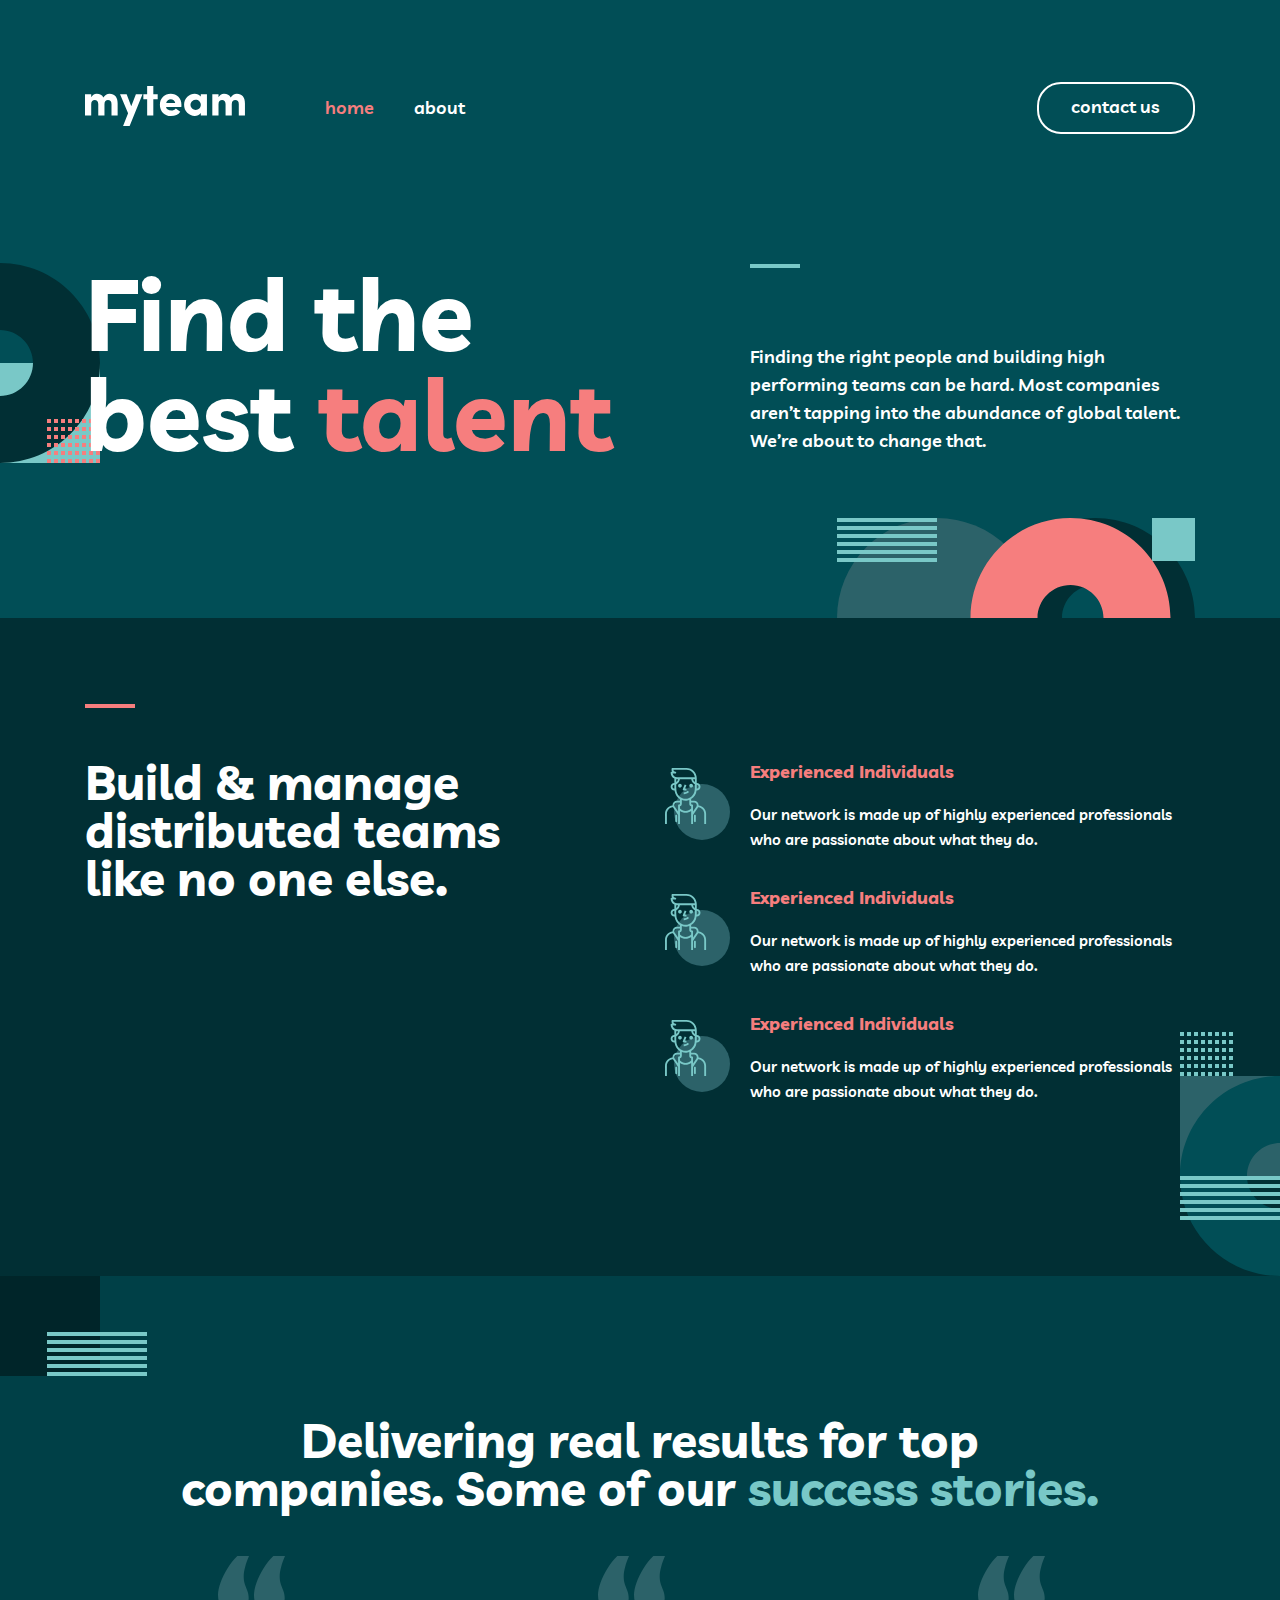
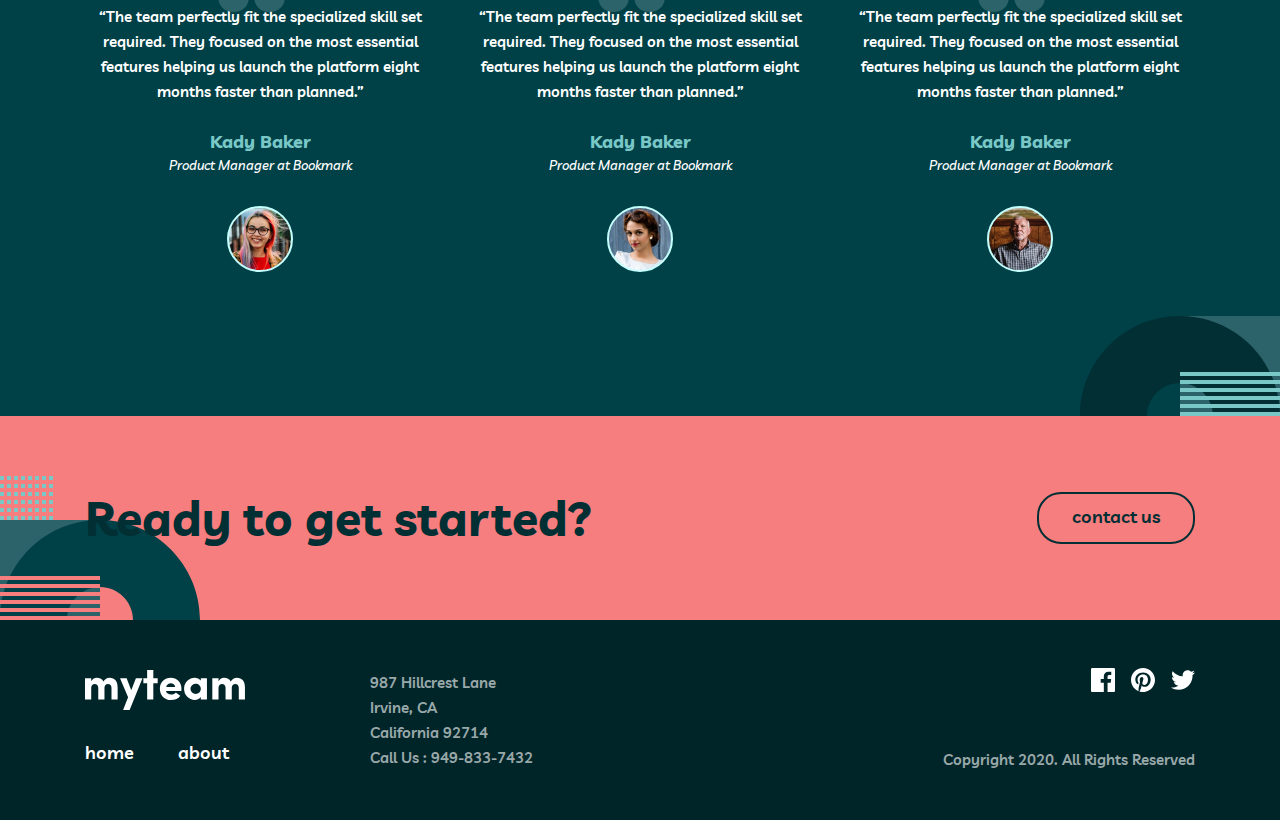
<file: index.html>
<!DOCTYPE html>
<html lang="en">

<head>
    <meta charset="UTF-8">
    <meta name="viewport" content="width=device-width, initial-scale=1.0">
    <link rel="preconnect" href="https://fonts.googleapis.com">
    <link rel="preconnect" href="https://fonts.gstatic.com" crossorigin>
    <link href="https://fonts.googleapis.com/css2?family=Livvic:wght@600;700&display=swap" rel="stylesheet">
    <link rel="stylesheet" href="./css/main.css">
    <title>Document</title>
</head>

<body>
    <div class="wrapper">
        <header class="main_header">
            <div class="container header_container">
                <div class="header_sup">
                    <a class="header_logo" href="#">
                        <img class="main_logo" src="./img/main_logo.svg" alt="logo">
                    </a>
                    <a class="main_link active" href="#">home</a>
                    <a class="main_link" href="#">about</a>
                </div>
                <div class="header_btn">
                    <a class="main_btn" href="#">contact us</a>
                </div>
            </div>
        </header>
        <main>
            <section class="hero_section">
                <div class="container hero_container">
                    <div class="content1">
                        <h1 class="hero_title">Find the best <span class="title_sup">talent</span></h1>
                    </div>
                    <div class="content2">
                        <p class="hero_text">
                            Finding the right people and building high performing teams can be hard. Most companies
                            aren’t tapping into the abundance of global talent. We’re about to change that.
                        </p>
                    </div>
                </div>
            </section>
            <section class="service_section">
                <div class="container service_container">
                    <div class="service_content">
                        <h2 class="service_content_title">
                            Build & manage distributed teams like no one else.
                        </h2>
                    </div>
                    <ul class="service_list">
                        <li class="service_list_item">
                            <span class="item_img"> </span>
                            <div class="item_sup">
                                <h3 class="item_title">Experienced Individuals</h3>
                                <p class="item_text">Our network is made up of highly experienced professionals who are
                                    passionate about what they do.</p>
                            </div>
                        </li>
                        <li class="service_list_item">
                            <span class="item_img"> </span>
                            <div class="item_sup">
                                <h3 class="item_title">Experienced Individuals</h3>
                                <p class="item_text">Our network is made up of highly experienced professionals who are
                                    passionate about what they do.</p>
                            </div>
                        </li>
                        <li class="service_list_item">
                            <span class="item_img"> </span>
                            <div class="item_sup">
                                <h3 class="item_title">Experienced Individuals</h3>
                                <p class="item_text">Our network is made up of highly experienced professionals who are
                                    passionate about what they do.</p>
                            </div>
                        </li>
                    </ul>
                </div>
            </section>
            <section class="testimonial_section">
                <div class="container testimonial_container">
                    <h2 class="testimonial_title">
                        Delivering real results for top companies. Some of our <span class="test_title_sup">success
                            stories.</span>
                    </h2>
                    <ul class="testimonial_list">
                        <li class="test_list_item">
                            <p class="test_item_text">
                                “The team perfectly fit the specialized skill set required. They focused on the most
                                essential features helping us launch the platform eight months faster than planned.”
                            </p>
                            <h3 class="test_item_title">Kady Baker</h3>
                            <p class="test_item_text2">Product Manager at Bookmark</p>
                            <img class="test_img" src="./img/list-img1.svg" alt="img">
                        </li>
                        <li class="test_list_item">
                            <p class="test_item_text">
                                “The team perfectly fit the specialized skill set required. They focused on the most
                                essential features helping us launch the platform eight months faster than planned.”
                            </p>
                            <h3 class="test_item_title">Kady Baker</h3>
                            <p class="test_item_text2">Product Manager at Bookmark</p>
                            <img class="test_img" src="./img/list-img2.svg" alt="img">
                        </li>
                        <li class="test_list_item">
                            <p class="test_item_text">
                                “The team perfectly fit the specialized skill set required. They focused on the most
                                essential features helping us launch the platform eight months faster than planned.”
                            </p>
                            <h3 class="test_item_title">Kady Baker</h3>
                            <p class="test_item_text2">Product Manager at Bookmark</p>
                            <img class="test_img" src="./img/list-img3.svg" alt="img">
                        </li>
                    </ul>
                </div>
            </section>
            <section class="last_section">
                <div class="container last_container">
                    <div class="last_sup">
                        <h2 class="last_title">
                            Ready to get started?
                        </h2>
                        <div class="last_item">
                            <a class="last_btn" href="#">contact us</a>
                        </div>
                    </div>
                </div>
            </section>
        </main>
    </div>
    <footer class="main_footer">
        <div class="container footer_container">
            <div class="footer_sup">
                <div class="footer_sup1">
                    <a class="footer_logo" href="#">
                        <img src="./img/footer_logo.svg" alt="logo">
                    </a>
                    <div class="footer_links">
                        <a class="footer_link link_sup1" href="#">home</a>
                        <a class="footer_link link_sup2" href="#">about</a>
                    </div>
                </div>
                <div class="footer_sup2">
                    <p class="sup2_text">
                        987  Hillcrest Lane <br> Irvine, CA <br> California 92714 <br> Call Us : 949-833-7432
                    </p>
                </div>
            </div>
            <div class="footer_sup3">
                <a class="link_logo" href="#">
                    <img class="footer_logo2" src="./img/footer-link-logo.svg" alt="logo">
                </a>
                <p class="sup3_text">Copyright 2020. All Rights Reserved</p>
            </div>
        </div>
    </footer>

</body>

</html>
</file>
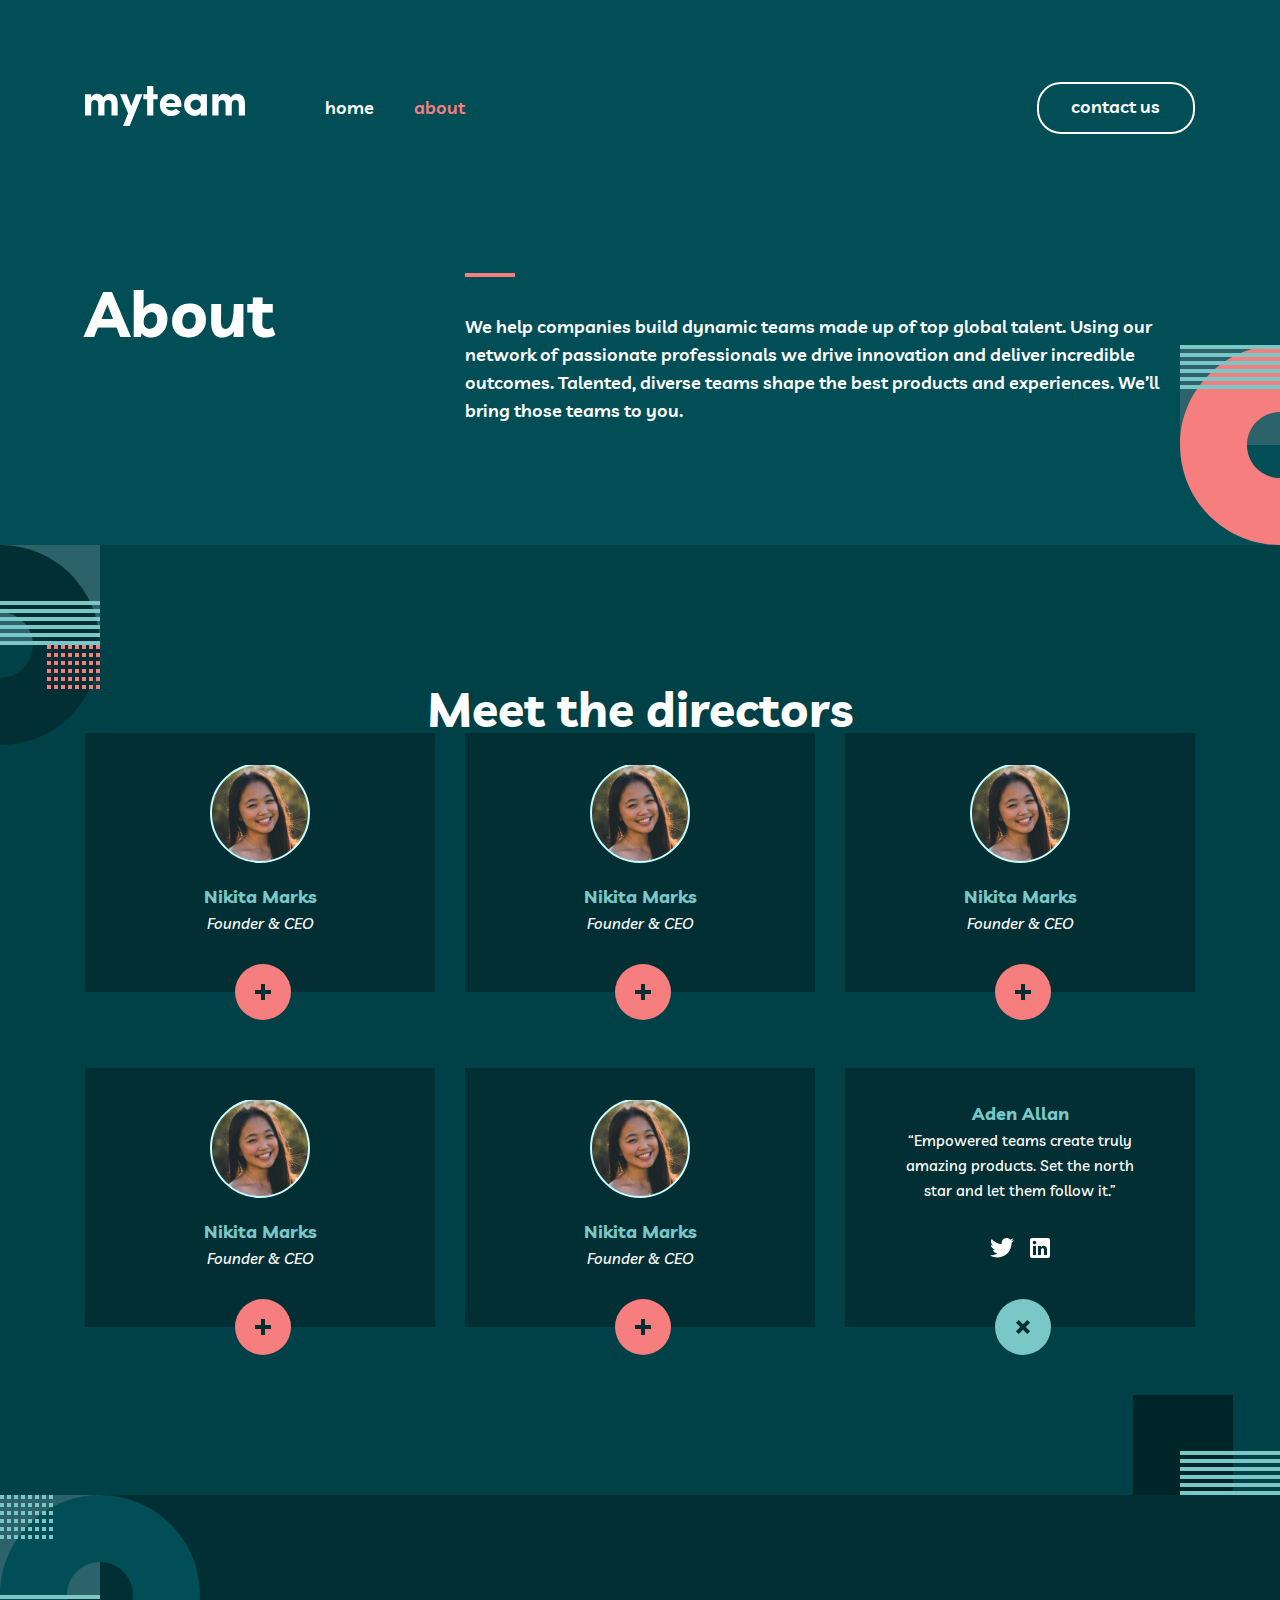
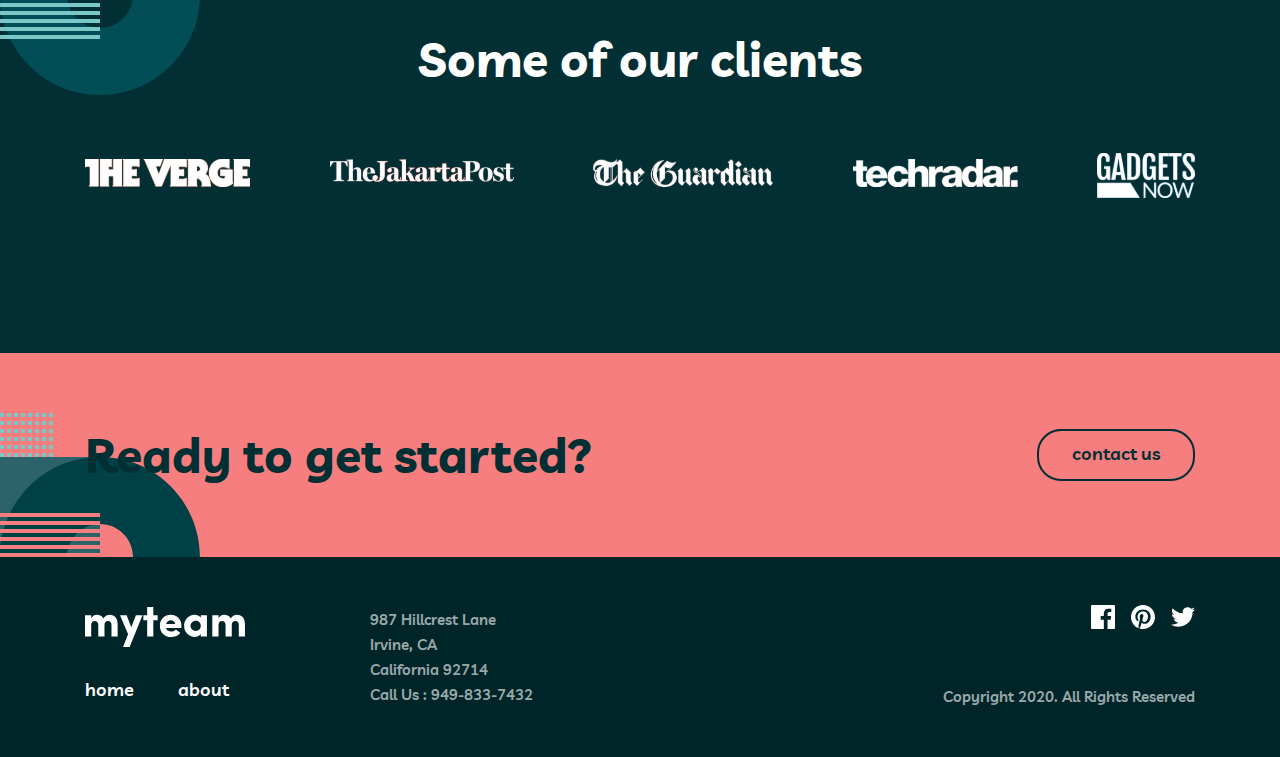
<file: about.html>
<!DOCTYPE html>
<html lang="en">

<head>
    <meta charset="UTF-8">
    <meta name="viewport" content="width=device-width, initial-scale=1.0">
    <link rel="preconnect" href="https://fonts.googleapis.com">
    <link rel="preconnect" href="https://fonts.gstatic.com" crossorigin>
    <link href="https://fonts.googleapis.com/css2?family=Livvic:wght@600;700&display=swap" rel="stylesheet">
    <link rel="stylesheet" href="./css/main.css">
    <title>Document</title>
</head>

<body>
    <div class="wrapper">
        <header class="main_header">
            <div class="container header_container">
                <div class="header_sup">
                    <a class="header_logo" href="#">
                        <img class="main_logo" src="./img/main_logo.svg" alt="logo">
                    </a>
                    <a class="main_link " href="#">home</a>
                    <a class="main_link active" href="#">about</a>
                </div>
                <div class="header_btn">
                    <a class="main_btn" href="#">contact us</a>
                </div>
            </div>
        </header>
        <main>
            <section class="first_section">
              <div class="container first_container">
                <h1 class="first_section_title">
                    About
                </h1>
                <div class="content">
                    <p class="first_section_text">
                        We help companies build dynamic teams made up of top global talent. Using our network of passionate professionals we drive innovation and deliver incredible outcomes. Talented, diverse teams shape the best products and experiences. We’ll bring those teams to you.
                    </p>
                </div>
              </div>
            </section>
            <section class="second_section">
                <div class="container second_container">
                    <h2 class="second_section_title">
                        Meet the directors
                    </h2>
                    <ul class="second_section_list">
                       <li class="second_list_item">
                        <img class="second_item_img" src="./img/second-item-img1.svg" alt="img">
                        <h3 class="second_item_title">Nikita Marks</h3>
                        <p class="second_item_text">Founder & CEO</p>
                        
                            <img class="second_item_icon" src="./img/second-item-icon.svg" alt="icon">
                       </li>
                       <li class="second_list_item">
                        <img class="second_item_img" src="./img/second-item-img1.svg" alt="img">
                        <h3 class="second_item_title">Nikita Marks</h3>
                        <p class="second_item_text">Founder & CEO</p>
                        
                            <img class="second_item_icon" src="./img/second-item-icon.svg" alt="icon">
                       </li>
                       <li class="second_list_item">
                        <img class="second_item_img" src="./img/second-item-img1.svg" alt="img">
                        <h3 class="second_item_title">Nikita Marks</h3>
                        <p class="second_item_text">Founder & CEO</p>
                        
                            <img class="second_item_icon" src="./img/second-item-icon.svg" alt="icon">
                       </li>
                       <li class="second_list_item">
                        <img class="second_item_img" src="./img/second-item-img1.svg" alt="img">
                        <h3 class="second_item_title">Nikita Marks</h3>
                        <p class="second_item_text">Founder & CEO</p>
                        
                            <img class="second_item_icon" src="./img/second-item-icon.svg" alt="icon">
                       </li>
                       <li class="second_list_item">
                        <img class="second_item_img" src="./img/second-item-img1.svg" alt="img">
                        <h3 class="second_item_title">Nikita Marks</h3>
                        <p class="second_item_text">Founder & CEO</p>
                        
                            <img class="second_item_icon" src="./img/second-item-icon.svg" alt="icon">
                       </li>
                       <li class="second_list_item">
                        <h3 class="second_item_title">Aden Allan</h3>
                        <p class="second_item_text_last">“Empowered teams create truly amazing products. Set the north star and let them follow it.”</p>
                        <a class="second_item_links" href="#">
                            <img class="link_icons" src="./img/link-icons.svg" alt="icons">
                        </a>
                            <img class="second_item_icon2" src="./img/second-item-icon2.svg" alt="icon">
                       </li>
                    </ul>
                </div>
            </section>
            <section class="third_section">
                <div class="container third_container">
                    <h2 class="third_section_title">
                        Some of our clients
                    </h2>
                    <ul class="third_section_list">
                        <li class="third_list_item">
                            <img class="third_item_img" src="./img/third-section-img.svg" alt="img">
                        </li>
                    </ul>
                </div>
            </section>
            <section class="fourth_section">
                <div class="container fourth_container">
                    <div class="fourth_sup">
                        <h2 class="fourth_title">
                            Ready to get started?
                        </h2>
                        <div class="fourth_item">
                            <a class="fourth_btn" href="#">contact us</a>
                        </div>
                    </div>
                </div>
            </section>
        </main>
    </div>
    <footer class="main_footer">
        <div class="container footer_container">
            <div class="footer_sup">
                <div class="footer_sup1">
                    <a class="footer_logo" href="#">
                        <img src="./img/footer_logo.svg" alt="logo">
                    </a>
                    <div class="footer_links">
                        <a class="footer_link link_sup1" href="#">home</a>
                        <a class="footer_link link_sup2" href="#">about</a>
                    </div>
                </div>
                <div class="footer_sup2">
                    <p class="sup2_text">
                        987  Hillcrest Lane <br> Irvine, CA <br> California 92714 <br> Call Us : 949-833-7432
                    </p>
                </div>
            </div>
            <div class="footer_sup3">
                <a class="link_logo" href="#">
                    <img class="footer_logo2" src="./img/footer-link-logo.svg" alt="logo">
                </a>
                <p class="sup3_text">Copyright 2020. All Rights Reserved</p>
            </div>
        </div>
    </footer>
</body>
</html>
</file>
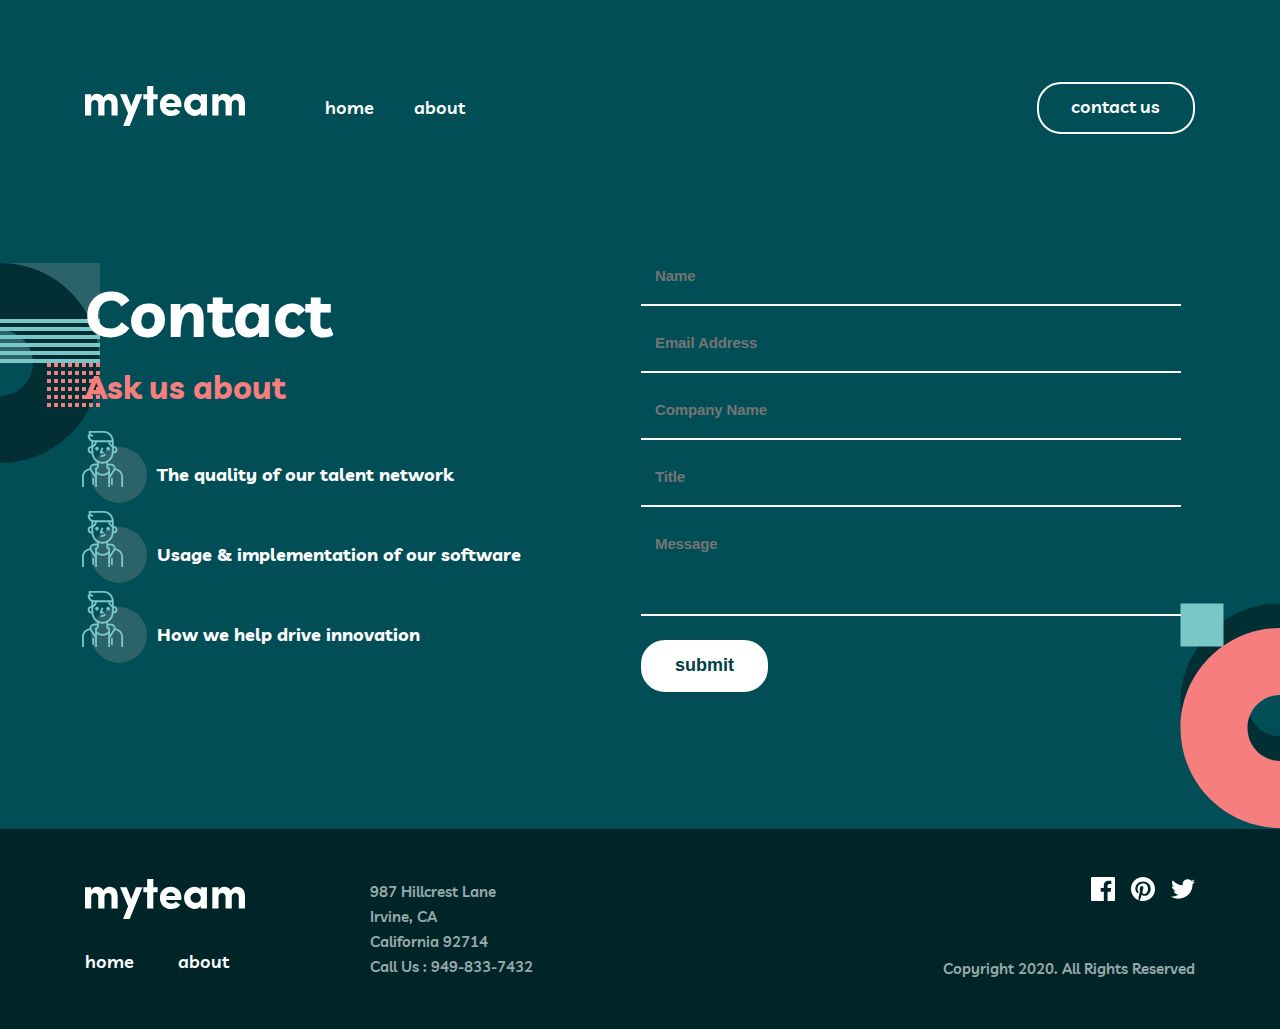
<file: contact.html>
<!DOCTYPE html>
<html lang="en">

<head>
    <meta charset="UTF-8">
    <meta name="viewport" content="width=device-width, initial-scale=1.0">
    <link rel="preconnect" href="https://fonts.googleapis.com">
    <link rel="preconnect" href="https://fonts.gstatic.com" crossorigin>
    <link href="https://fonts.googleapis.com/css2?family=Livvic:wght@600;700&display=swap" rel="stylesheet">
    <link rel="stylesheet" href="./css/main.css">
    <title>Document</title>
</head>

<body>
    <div class="wrapper">
        <header class="main_header">
            <div class="container header_container">
                <div class="header_sup">
                    <a class="header_logo" href="#">
                        <img class="main_logo" src="./img/main_logo.svg" alt="logo">
                    </a>
                    <a class="main_link " href="#">home</a>
                    <a class="main_link" href="#">about</a>
                </div>
                <div class="header_btn">
                    <a class="main_btn" href="#">contact us</a>
                </div>
            </div>
        </header>
        <section class="contact_section">
            <div class="container contact_container">
                <div class="contact_sup">
                    <h1 class="contact_title">
                        Contact
                    </h1>
                    <p class="contact_text">
                        Ask us about
                    </p>
                    <ul class="contact_list">
                        <li class="contact_item">
                            <p class="contact_item_text">
                                The quality of our talent network
                            </p>
                        </li>
                        <li class="contact_item">
                            <p class="contact_item_text">
                                Usage & implementation of our software
                            </p>
                        </li>
                        <li class="contact_item">
                            <p class="contact_item_text">
                                How we help drive innovation
                            </p>
                        </li>
                    </ul>
                </div>
                <div class="contact_sup2">
                    <form class="contact_form">
                        <input class="contact_input" aria-label="Name" placeholder="Name" type="text">
                        <hr color="#fff" width="540px">
                        <input class="contact_input" aria-label="email" placeholder="Email Address" type="email">
                        <hr color="#fff" width="540px">
                        <input class="contact_input" aria-label="company" placeholder="Company Name" type="text">
                        <hr color="#fff" width="540px">
                        <input class="contact_input" aria-label="title" placeholder="Title" type="text">
                        <hr color="#fff" width="540px">
                        <input class="contact_input_last" aria-label="message" placeholder="Message" type="text">
                        <hr color="#fff" width="540px">
                    </form>
                    <button class="contact_btn" type="submit">submit</button>
                </div>
            </div>
        </section>
    </div>
    <footer class="main_footer">
        <div class="container footer_container">
            <div class="footer_sup">
                <div class="footer_sup1">
                    <a class="footer_logo" href="#">
                        <img src="./img/footer_logo.svg" alt="logo">
                    </a>
                    <div class="footer_links">
                        <a class="footer_link link_sup1" href="#">home</a>
                        <a class="footer_link link_sup2" href="#">about</a>
                    </div>
                </div>
                <div class="footer_sup2">
                    <p class="sup2_text">
                        987  Hillcrest Lane <br> Irvine, CA <br> California 92714 <br> Call Us : 949-833-7432
                    </p>
                </div>
            </div>
            <div class="footer_sup3">
                <a class="link_logo" href="#">
                    <img class="footer_logo2" src="./img/footer-link-logo.svg" alt="logo">
                </a>
                <p class="sup3_text">Copyright 2020. All Rights Reserved</p>
            </div>
        </div>
    </footer>
</body>
</html>
</file>
<file: css/main.css>
* {
    box-sizing: border-box;
    margin: 0;
    padding: 0;
}

ul,
ol {
    list-style: none;
}

a {
    text-decoration: none;
    display: inline-block;
}

.container {
    max-width: 1110px;
    margin: 0 auto;
}

body {
    display: flex;
    flex-direction: column;
    justify-content: space-between;
    font-family: 'Livvic', sans-serif;
}

/* header */
.main_header {
    background-color: #014E56;
}

.header_container {
    display: flex;
    justify-content: space-between;
    align-items: center;
    padding-top: 82px;
    padding-bottom: 129px;
}


.header_sup {
    display: flex;
    align-items: center;
}

.header_logo {
    margin-right: 40px;
}

.main_link {
    color: #FFF;
    font-size: 18px;
    font-weight: 600;
    line-height: 28px;
    margin-left: 40px;
}

.active {
    color: #F67E7E;
}

.main_btn {
    padding: 9px 33px 11px 32px;
    border: 2px solid #fff;
    border-radius: 24px;
    color: #FFF;
    font-size: 18px;
    font-weight: 600;
    line-height: 28px;
}

/* hero */
.hero_section {
    background-color: #014E56;
    background-repeat: no-repeat;
    background-image: url(../img/hero-bg2.svg);
}

.hero_container {
    display: flex;
    align-items: center;
    justify-content: space-between;
    padding-bottom: 155px;
    background-repeat: no-repeat;
    background-image: url(../img/hero-bg1.svg);
    background-position: right 0px bottom 0px;
}

.hero_text::before {
    content: "";
    display: inline-block;
    width: 50px;
    height: 4px;
    background-color: #79C8C7;
    position: absolute;
    top: -79px;
}

.content1 {
    width: 600px;
}

.content2 {
    width: 445px;
    margin-top: 72px;
}

.hero_title {
    color: #FFF;
    font-size: 100px;
    font-weight: 700;
    line-height: 100px;
}

.title_sup {
    color: #F67E7E;
    font-size: 100px;
    font-weight: 700;
    line-height: 100px;
}

.hero_text {
    color: #FFF;
    font-size: 18px;
    font-weight: 600;
    line-height: 28px;
    position: relative;
}

/* service */
.service_section {
    background-color: #012F34;
    background-repeat: no-repeat;
    background-image: url(../img/service-bg.svg);
    background-position: right 0px bottom 0px;
}

.service_container {
    padding-top: 140px;
    display: flex;
    justify-content: space-between;
    padding-bottom: 140px;
}

.service_content {
    width: 460px;
}

.service_content_title::before {
    content: "";
    display: inline-block;
    width: 50px;
    height: 4px;
    background-color: #F67E7E;
    position: absolute;
    top: -54px;
}

.service_content_title {
    color: #FFF;
    font-size: 48px;
    font-weight: 700;
    line-height: 48px;
    position: relative;
}

.service_list_item {
    position: relative;
}

.item_title::before {
    content: "";
    width: 72px;
    height: 72px;
    display: inline-block;
    background-repeat: no-repeat;
    background-image: url(../img/service-img1.svg);
    position: absolute;
    left: -92px;
    top: 10px;
}

.item_title {
    color: #F67E7E;
    font-size: 18px;
    font-weight: 700;
    line-height: 28px;
    margin-bottom: 16px;
}

.item_text {
    width: 445px;
    color: #FFF;
    font-size: 15px;
    font-weight: 600;
    line-height: 25px;
    margin-bottom: 32px;
}

/* testimonial */
.testimonial_section {
    background-color: #004047;
    background-repeat: no-repeat;
    background-image: url(../img/testimonial-bg1.svg), url(../img/testimonial-bg2.svg);
    background-position: top 0px left 0px, right 0px bottom 0px;
}

.testimonial_container {
    padding: 140px 0px 140px 0px;
}

.testimonial_title {
    width: 918px;
    margin: 0 auto;
    color: #FFF;
    text-align: center;
    font-size: 48px;
    font-weight: 700;
    line-height: 48px;
    margin-bottom: 92px;
}

.test_title_sup {
    color: #79C8C7;
    font-size: 48px;
    font-weight: 700;
    line-height: 48px;
}

.testimonial_list {
    display: flex;
    align-items: center;
    justify-content: space-between;
}

.test_list_item {
    width: 350px;
    text-align: center;
    position: relative;
}

.test_item_text {
    color: #FFF;
    font-size: 15px;
    font-weight: 600;
    line-height: 25px;
    margin-bottom: 24px;
}

.test_item_text::before {
    content: "";
    width: 67px;
    height: 56px;
    display: inline-block;
    background-repeat: no-repeat;
    background-image: url(../img/service-item-img.svg);
    position: absolute;
    right: 150px;
    top: -48px;
}

.test_item_title {
    color: #79C8C7;
    font-size: 18px;
    font-weight: 700;
    line-height: 28px;
}

.test_item_text2 {
    color: #FFF;
    font-size: 13px;
    font-style: italic;
    font-weight: 500;
    line-height: 18px;
    margin-bottom: 32px;
}

/* last section */
.last_section {
    background-color: #F67E7E;
    background-repeat: no-repeat;
    background-image: url(../img/last-bg.svg);
    background-position: left 0px bottom 0px;
}

.last_container {
    padding: 76px 0px;

}

.last_sup {
    display: flex;
    align-items: center;
    justify-content: space-between;
}

.last_title {
    color: #012F34;
    font-size: 48px;
    font-weight: 700;
    line-height: 48px;
}

.last_btn {
    padding: 9px 32px 11px 33px;
    border-radius: 24px;
    border: 2px solid #012F34;
    color: #012F34;
    font-size: 18px;
    font-weight: 600;
    line-height: 28px;
}

/* footer */
.main_footer {
    background-color: #002529;
}

.footer_container {
    display: flex;
    align-items: center;
    padding: 48px 0 48px 0;
    justify-content: space-between;
}

.footer_sup {
    display: flex;
    gap: 125px;
}

.footer_link {
    color: #FFF;
    font-size: 18px;
    font-weight: 600;
    line-height: 28px;
}

.sup2_text {
    color: #99A8A9;
    font-size: 15px;
    font-weight: 600;
    line-height: 25px;
}

.sup3_text {
    color: #99A8A9;

    font-size: 15px;
    font-weight: 600;
    line-height: 25px;
}

.link_sup2 {
    margin-left: 40px;
}

.footer_logo {
    margin-bottom: 25px;
}

.footer_logo2 {
    margin-bottom: 51px;
}

.footer_sup3 {
    text-align: right;

}

/* 2 page */
/*first_section*/
.first_section {
    background-color: #014E56;
    background-repeat: no-repeat;
    background-image: url(../img/first-bg.svg);
    background-position: right 0px bottom 0px;
}

.first_container {
    display: flex;
    justify-content: space-between;
    padding-bottom: 120px;
}

.first_section_title {
    color: #FFF;
    font-size: 64px;
    font-weight: 700;
    line-height: 100px;
}

.first_section_text {
    width: 730px;
    color: #FFF;
    font-size: 18px;
    font-weight: 600;
    line-height: 28px;
    position: relative;
}

.first_section_text::before {
    content: "";
    display: inline-block;
    width: 50px;
    height: 4px;
    background-color: #F67E7E;
    position: absolute;
    top: -40px;
}

.content {
    padding-top: 50px;
}

/* second section */
.second_section {
    background: #004047;
    background-repeat: no-repeat;
    background-image: url(../img/second-section-bg1.svg), url(../img/second-section-bg2.svg);
    background-position: right 0px bottom 0px, left 0px top 0px;
}

.second_container {
    padding-top: 140px;
    padding-bottom: 168px;
}

.second_section_title {
    color: #FFF;
    text-align: center;
    font-size: 48px;
    font-weight: 700;
    line-height: 48px;
}

.second_list_item {
    width: 350px;
    text-align: center;
    background-color: #012F34;
    padding: 32px 0px 56px 0px;
    position: relative;
}

.second_section_list {
    display: flex;
    justify-content: space-between;
    flex-wrap: wrap;
    row-gap: 76px;
}

.second_item_img {
    margin-bottom: 16px;
}

.second_item_title {
    color: #79C8C7;
    font-size: 18px;
    font-weight: 700;
    line-height: 28px;
}

.second_item_text {
    color: #FFF;
    font-size: 15px;
    font-style: italic;
    font-weight: 500;
    line-height: 25px;
}

.second_item_icon {
    position: absolute;
    bottom: -28px;
    left: 150px;
}

.second_item_icon2 {
    position: absolute;
    bottom: -28px;
    left: 150px;
}

.second_item_text_last {
    text-align: center;
    margin: 0 auto;
    width: 240px;
    color: #FFF;
    font-size: 15px;
    font-weight: 500;
    line-height: 25px;
    margin-bottom: 35px;
}

/* third section */
.third_section {
    background-color: #012F34;
    background-repeat: no-repeat;
    background-image: url(../img/third-bg.svg);
    background-position: left 0px top 0px;
}

.third_container {
    padding-top: 140px;
    padding-bottom: 151px;
}

.third_section_title {
    color: #FFF;
    text-align: center;
    font-size: 48px;
    font-weight: 700;
    line-height: 48px;
    margin-bottom: 70px;
}

/* fourth section */
.fourth_section {
    background-color: #F67E7E;
    background-repeat: no-repeat;
    background-image: url(../img/last-bg.svg);
    background-position: left 0px bottom 0px;
}

.fourth_container {
    padding: 76px 0px;

}

.fourth_sup {
    display: flex;
    align-items: center;
    justify-content: space-between;
}

.fourth_title {
    color: #012F34;
    font-size: 48px;
    font-weight: 700;
    line-height: 48px;
}

.fourth_btn {
    padding: 9px 32px 11px 33px;
    border-radius: 24px;
    border: 2px solid #012F34;
    color: #012F34;
    font-size: 18px;
    font-weight: 600;
    line-height: 28px;
}

/* 3 page */
/* contact section */
.contact_section {
    background-color: #014E56;
    background-repeat: no-repeat;
    background-image: url(../img/contact-bg1.svg),url(../img/contact-bg2.svg);
    background-position: left 0px top 0px, right 0px bottom 0px;
}

.contact_container {
    padding-bottom: 128px;
    display: flex;
    justify-content: space-between;
}

.contact_title {
    color: #FFF;
    font-size: 64px;
    font-weight: 700;
    line-height: 100px;
}

.contact_text {
    color: #F67E7E;
    font-size: 32px;
    font-weight: 700;
    line-height: 48px;
    margin-bottom: 50px;
}

.contact_item_text {
    margin-left: 72px;
    color: #FFF;
    font-size: 18px;
    font-weight: 700;
    line-height: 28px;
}

.contact_item {
    position: relative;
    margin-bottom: 52px;
}

.contact_item_text::before {
    content: "";
    width: 72px;
    height: 72px;
    display: inline-block;
    background-repeat: no-repeat;
    background-image: url(../img/service-img1.svg);
    position: absolute;
    left: -10px;
    top: -30px;
}

.contact_input {
    margin-left: 14px;
    width: 540px;
    color: #FFF;
    font-size: 15px;
    font-weight: 600;
    line-height: 25px;
    letter-spacing: -0.115px;
    border: none;
    outline: none;
    background-color: #014E56;
    margin-bottom: 16px;
}

hr {
    margin-bottom: 24px;
}

.contact_input_last {
    margin-left: 14px;
    width: 540px;
    color: #FFF;
    font-size: 15px;
    font-weight: 600;
    line-height: 25px;
    letter-spacing: -0.115px;
    border: none;
    outline: none;
    background-color: #014E56;
    margin-bottom: 58px;
}

.contact_btn {
    padding: 9px 32px 11px 32px;
    border-radius: 24px;
    border: 2px solid #FFF;
    background-color: #FFF;
    color: #004047;
font-size: 18px;
font-weight: 600;
line-height: 28px;
}
</file>
